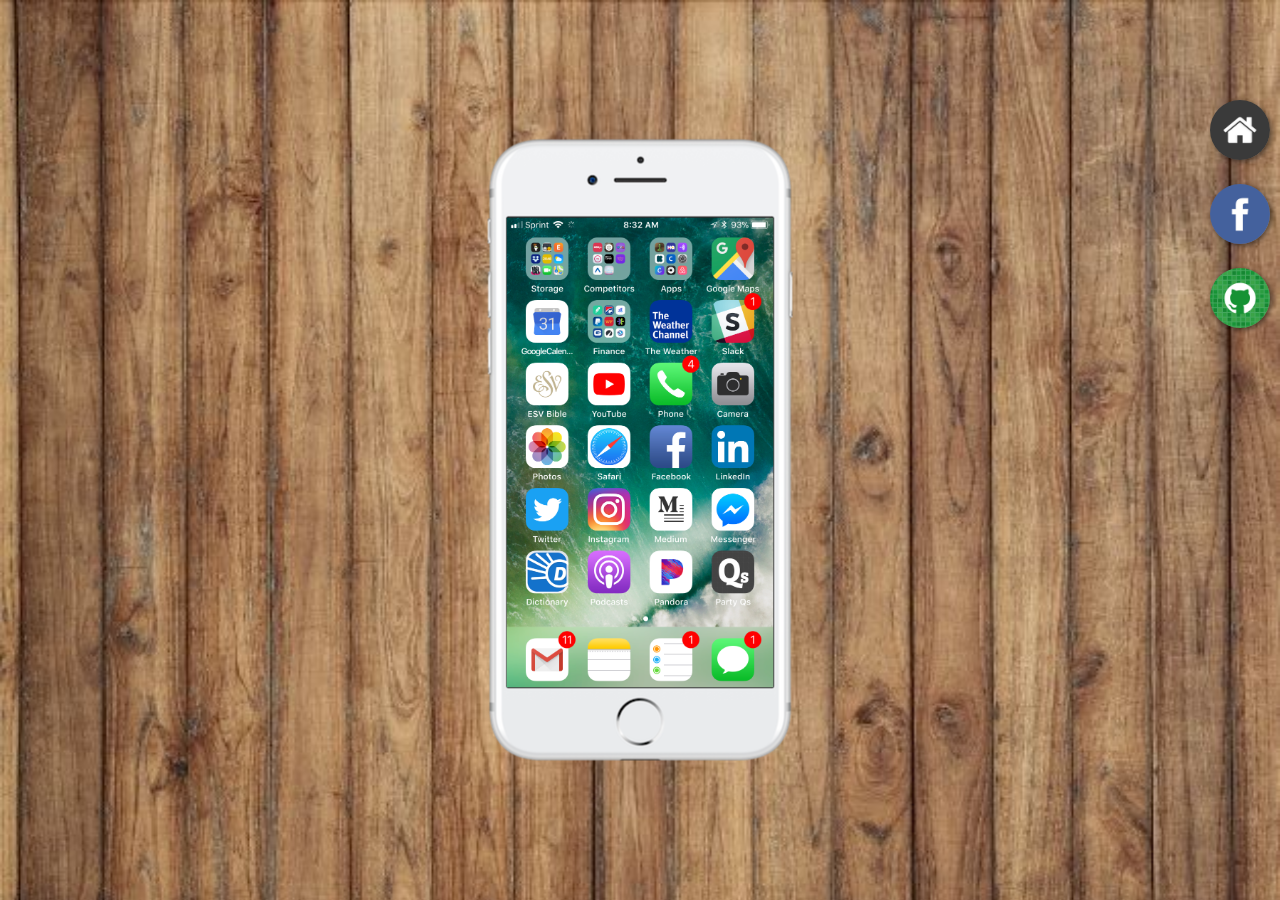
<file: index.html>
<!DOCTYPE html>
<html lang="pt-br">
<head>
    <meta charset="UTF-8">
    <meta name="viewport" content="width=device-width, initial-scale=1.0">
    <title>Projeto redes sociais</title>
    <link rel="shortcut icon" href="imagens/favicon.ico" type="image/x-icon">
    <link rel="stylesheet" href="estilos/style.css">
</head>
<body>
    <main>
        <section id="telefone">
            <iframe src="home.html" name="tela" id="tela" frameborder="0">Seu navegador não é compatível...</iframe>
        </section>
        <section id="redes">
            <a href="home.html" target="tela"><img src="imagens/logo-home.jpg" alt=""></a> <br>

            <a href="facebook.html" target="tela"><img src="imagens/logo-facebook.jpg" alt=""></a> <br>

           <a href="github.html" target="tela"><img src="imagens/logo-github.jpg" alt=""></a> <br>
        </section>
    </main>
</body>
</html>
</file>
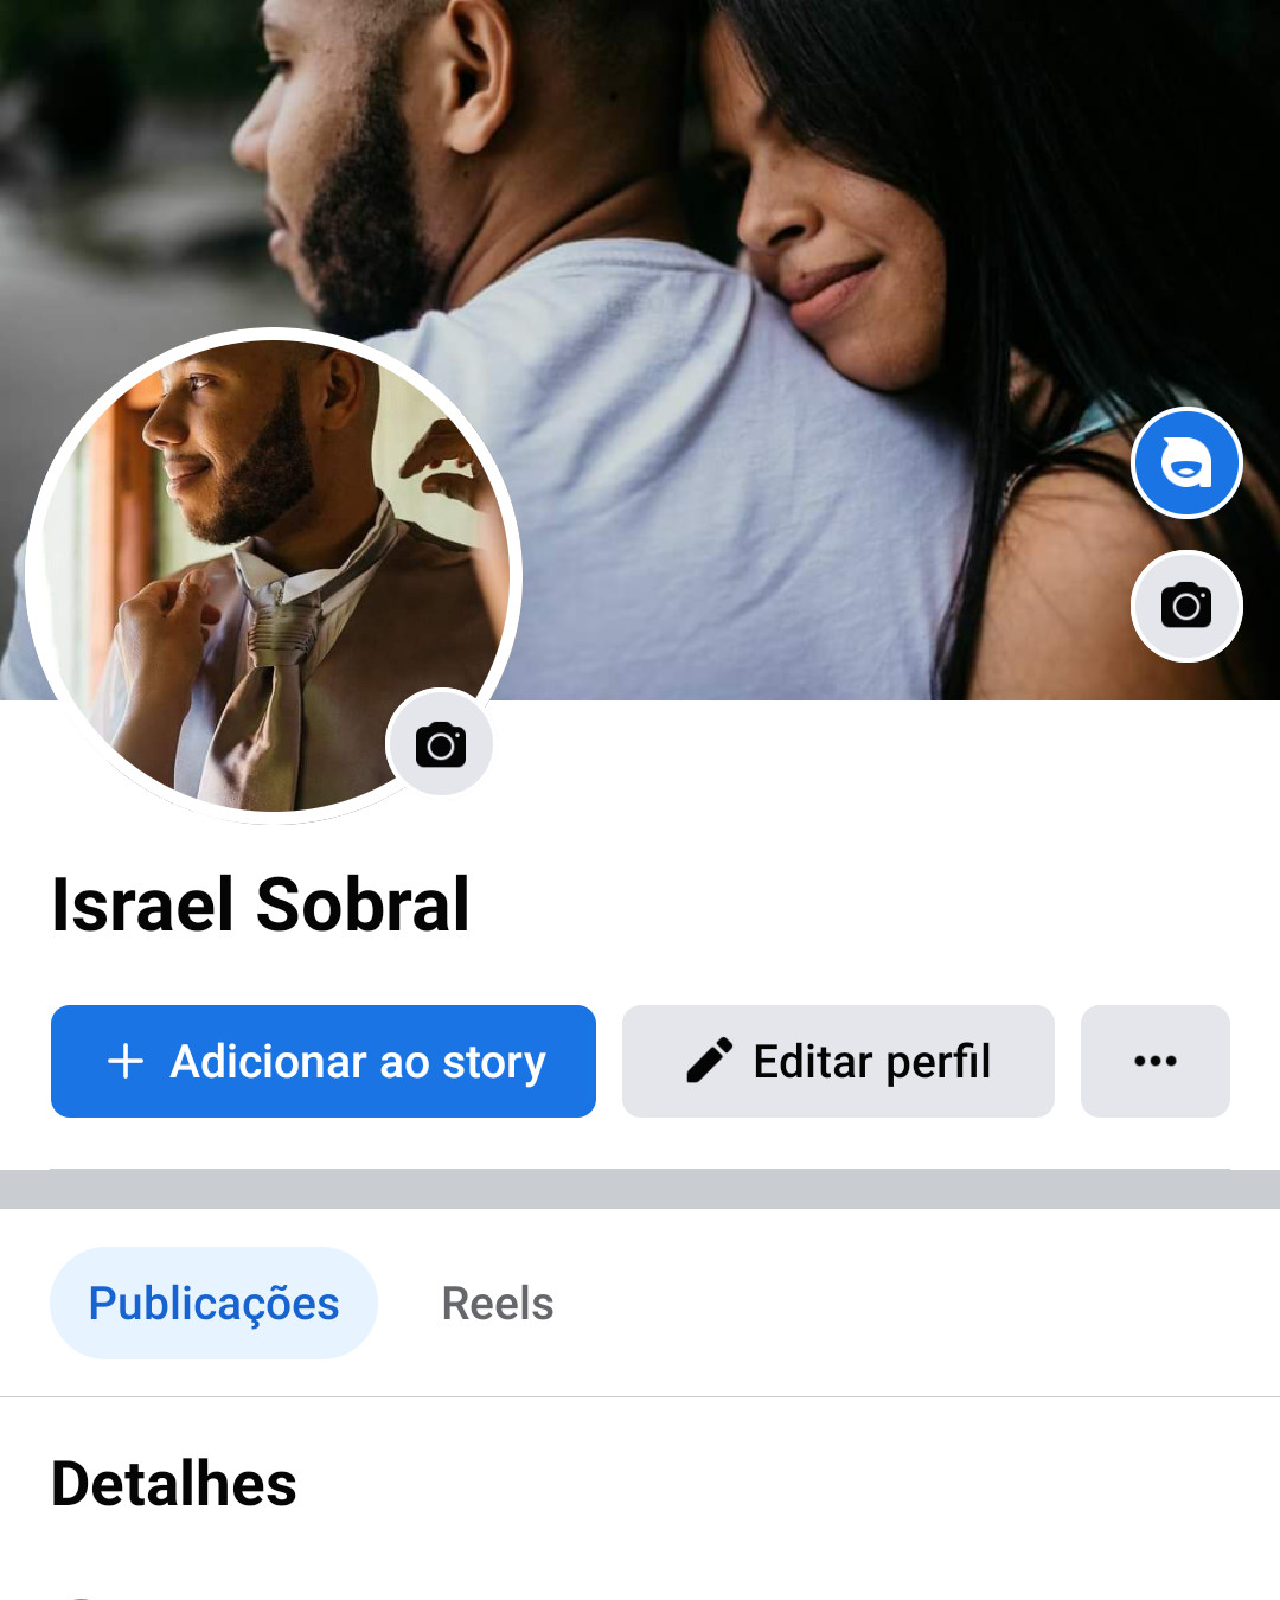
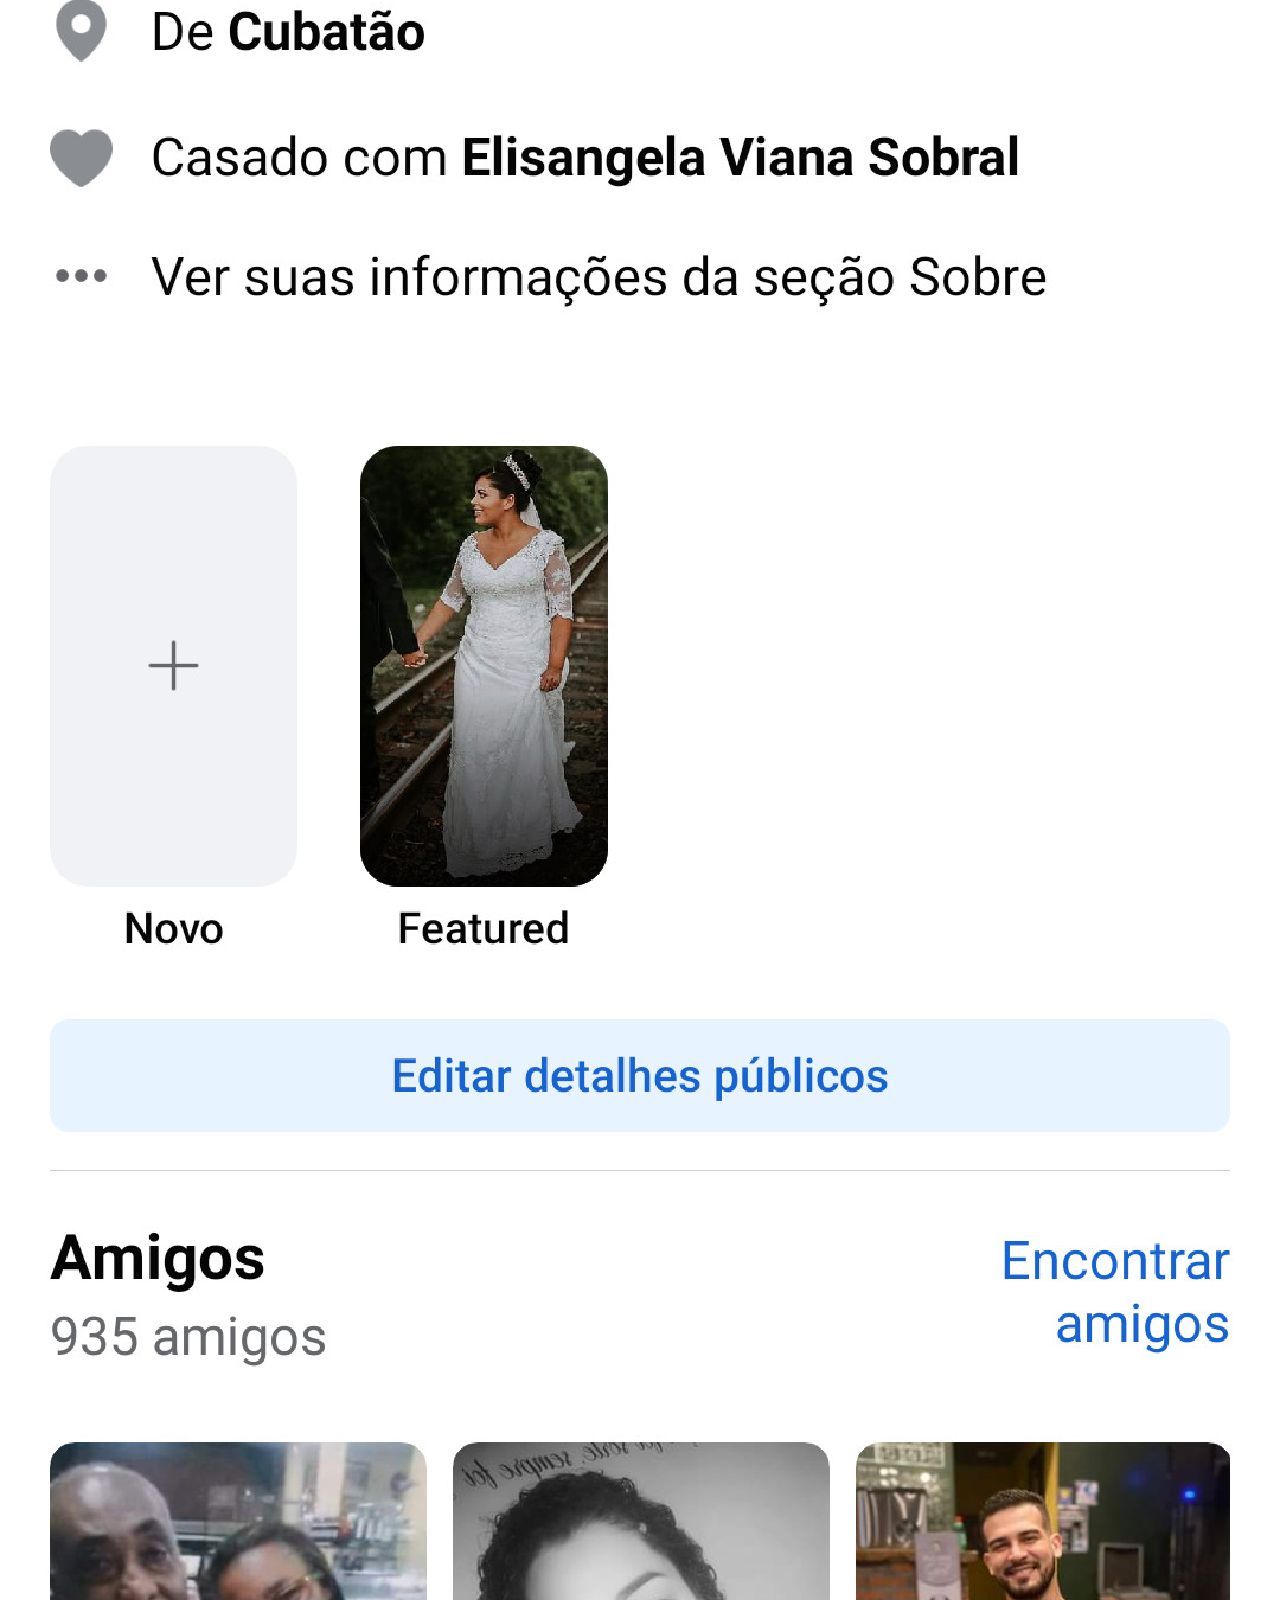
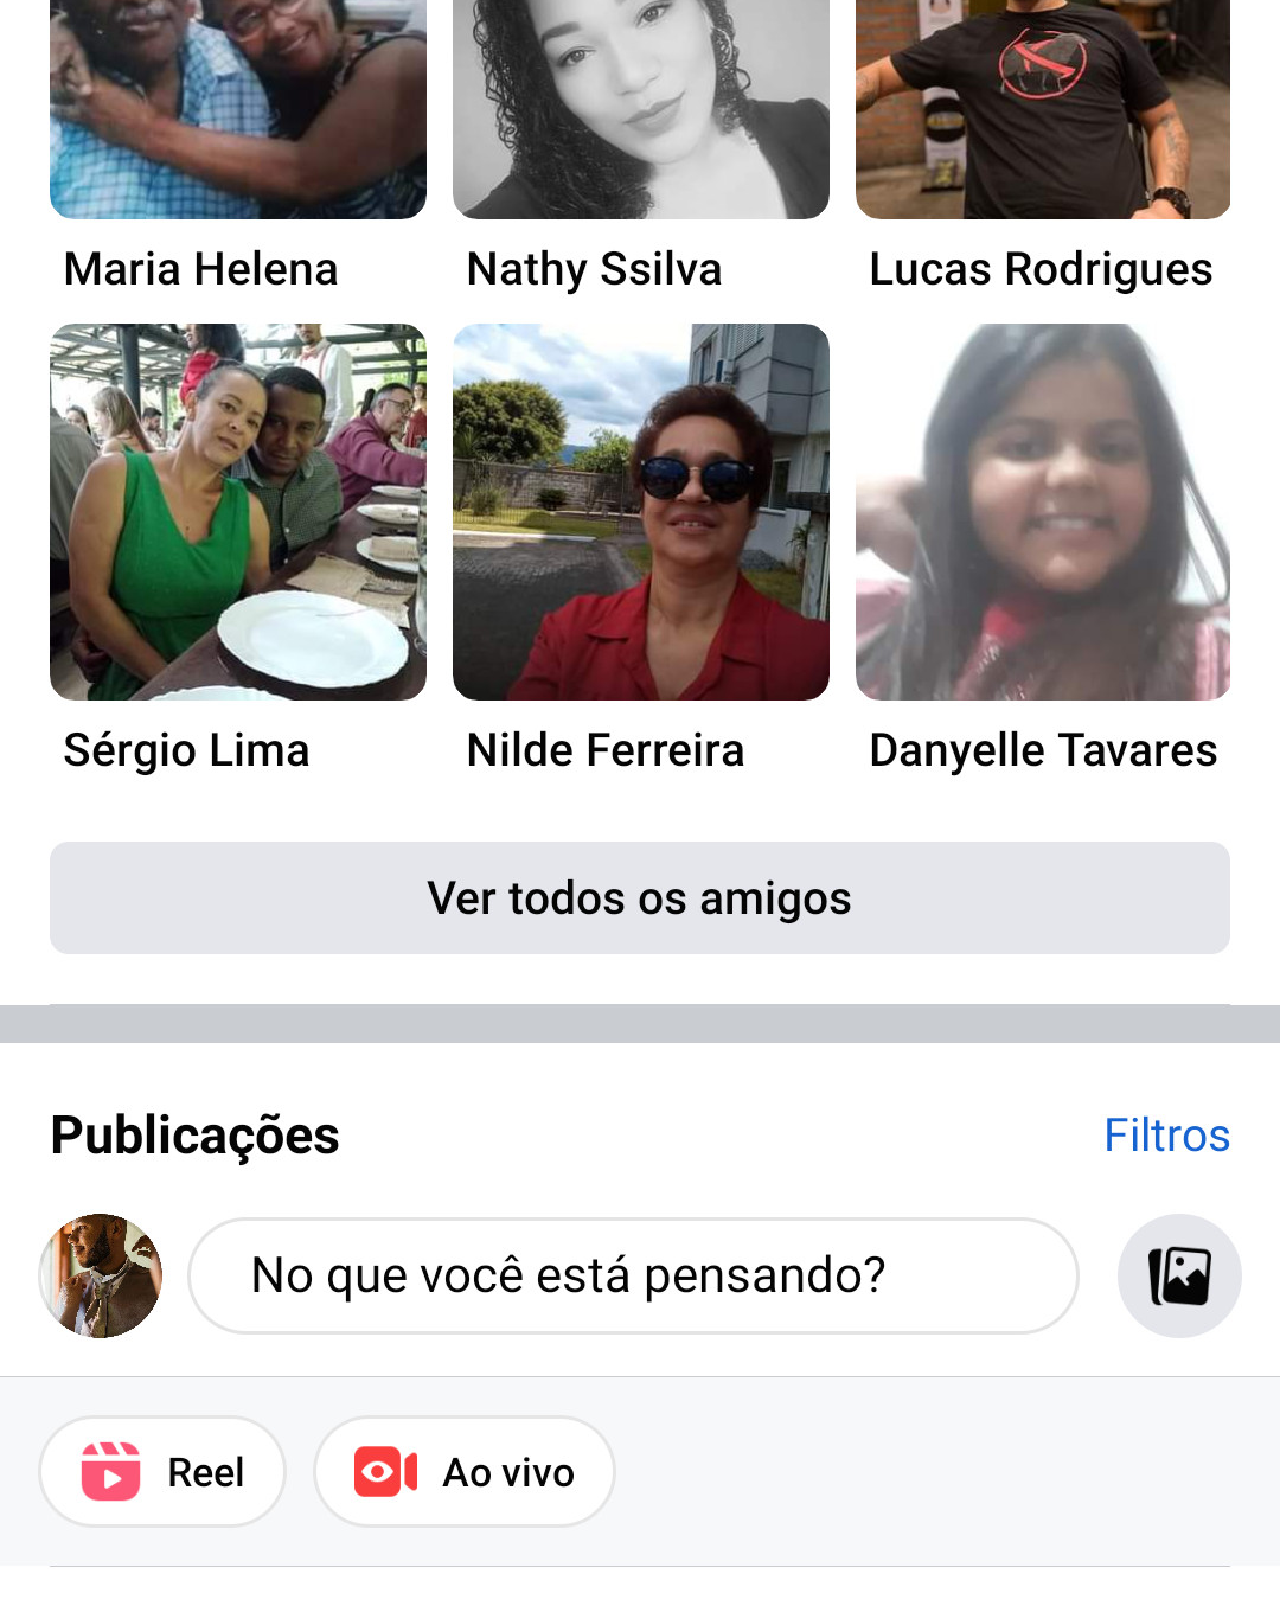
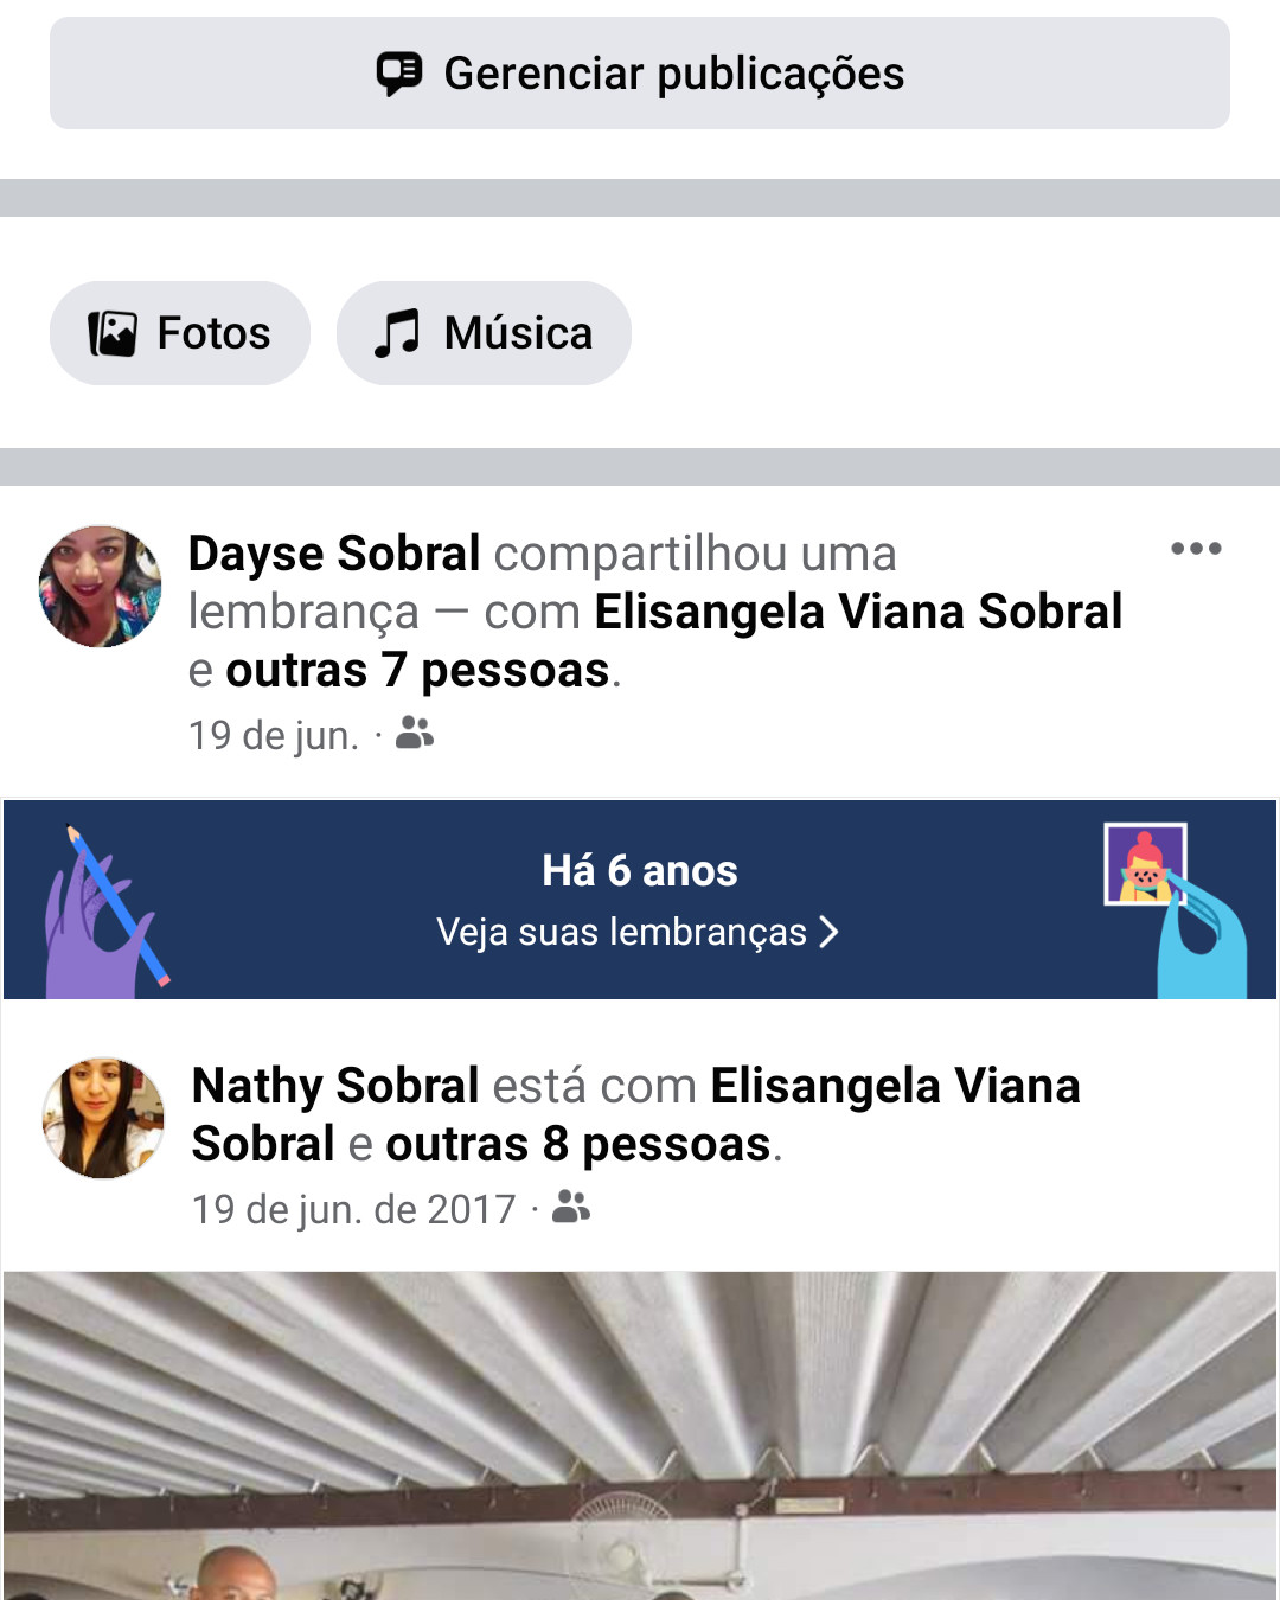
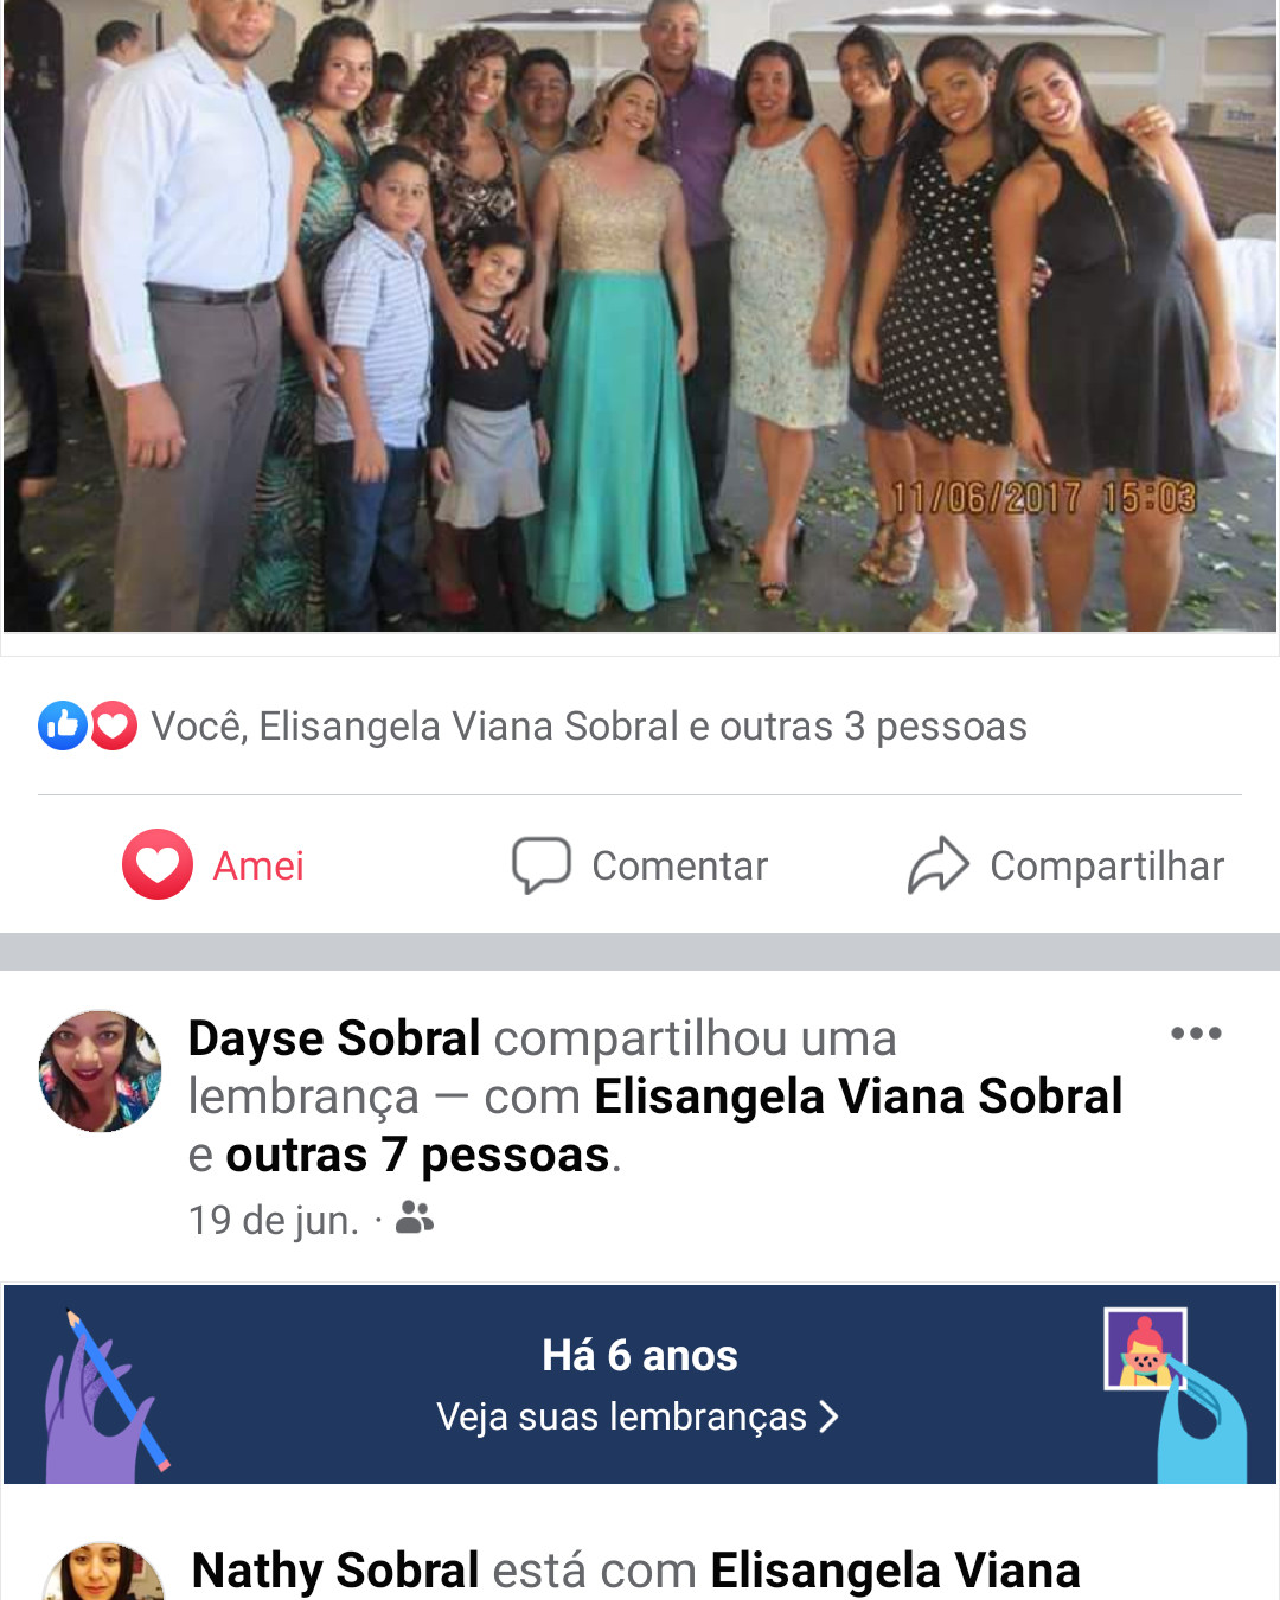
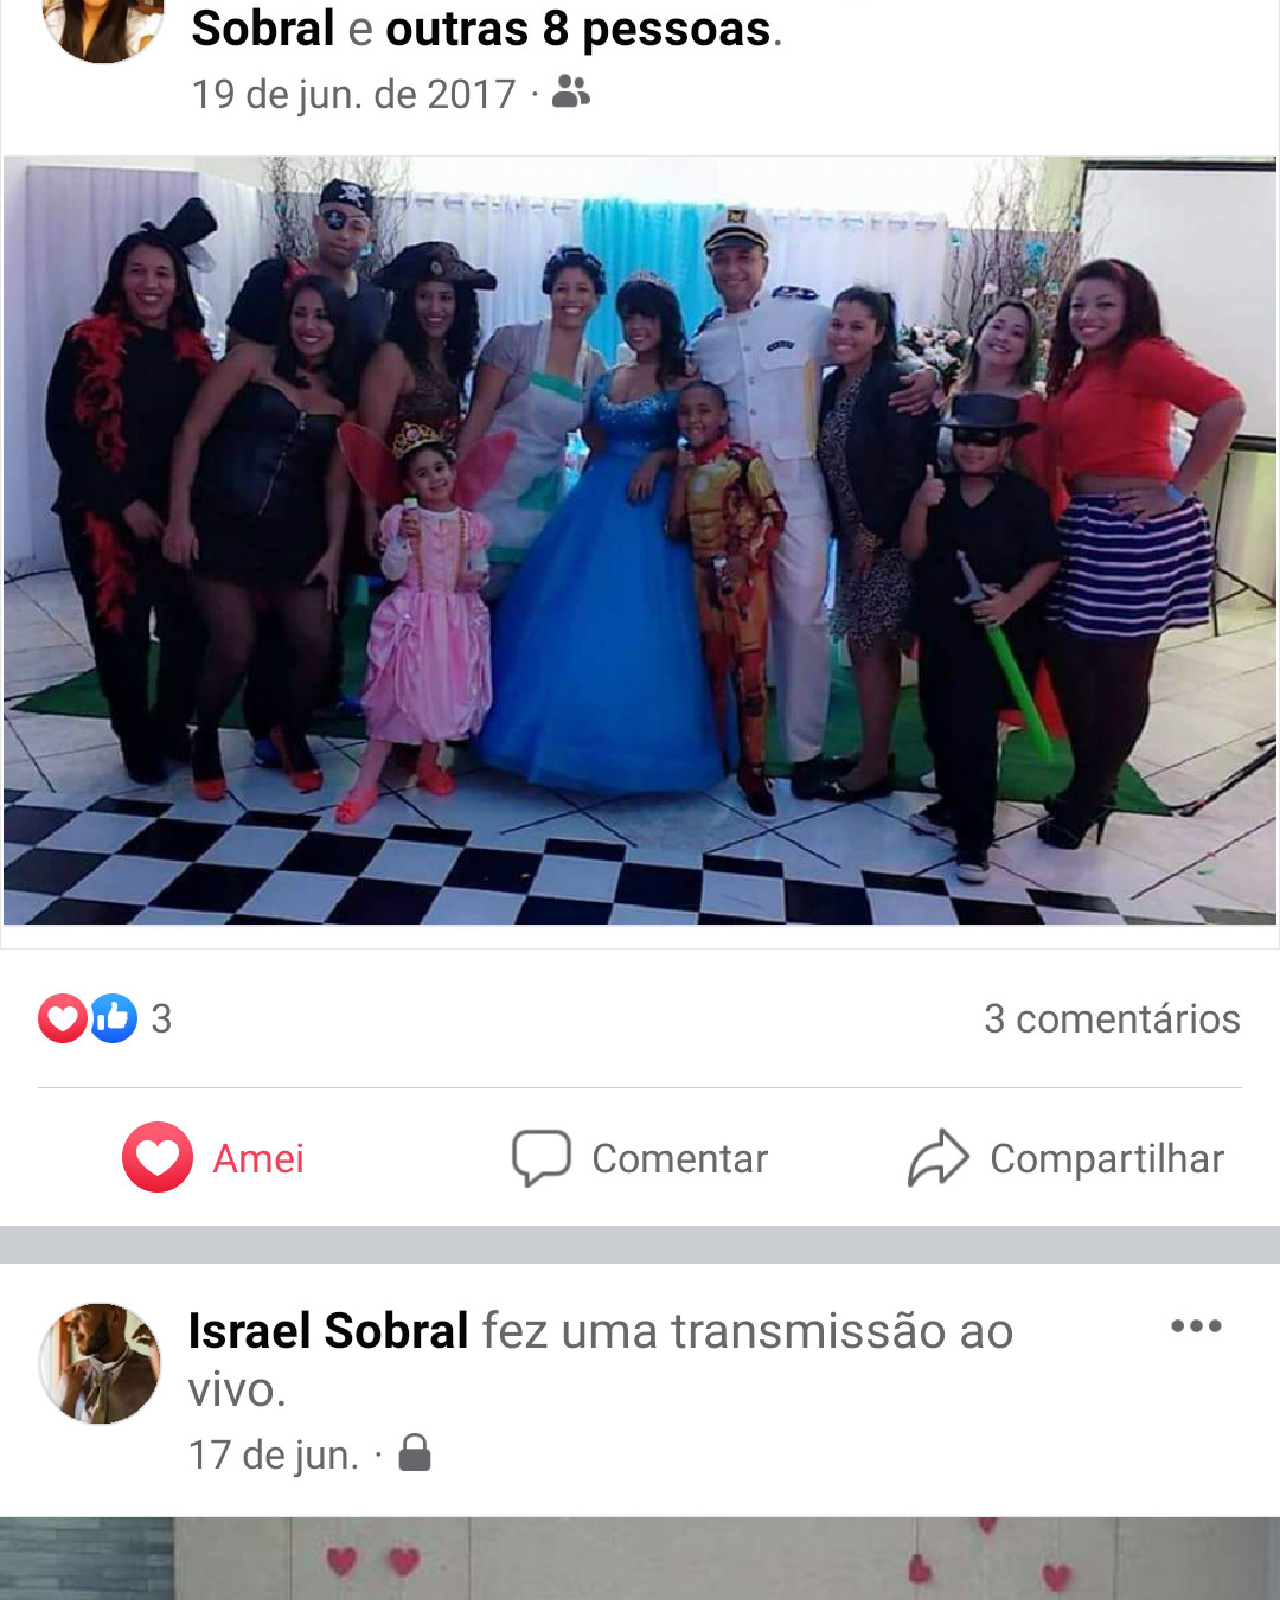
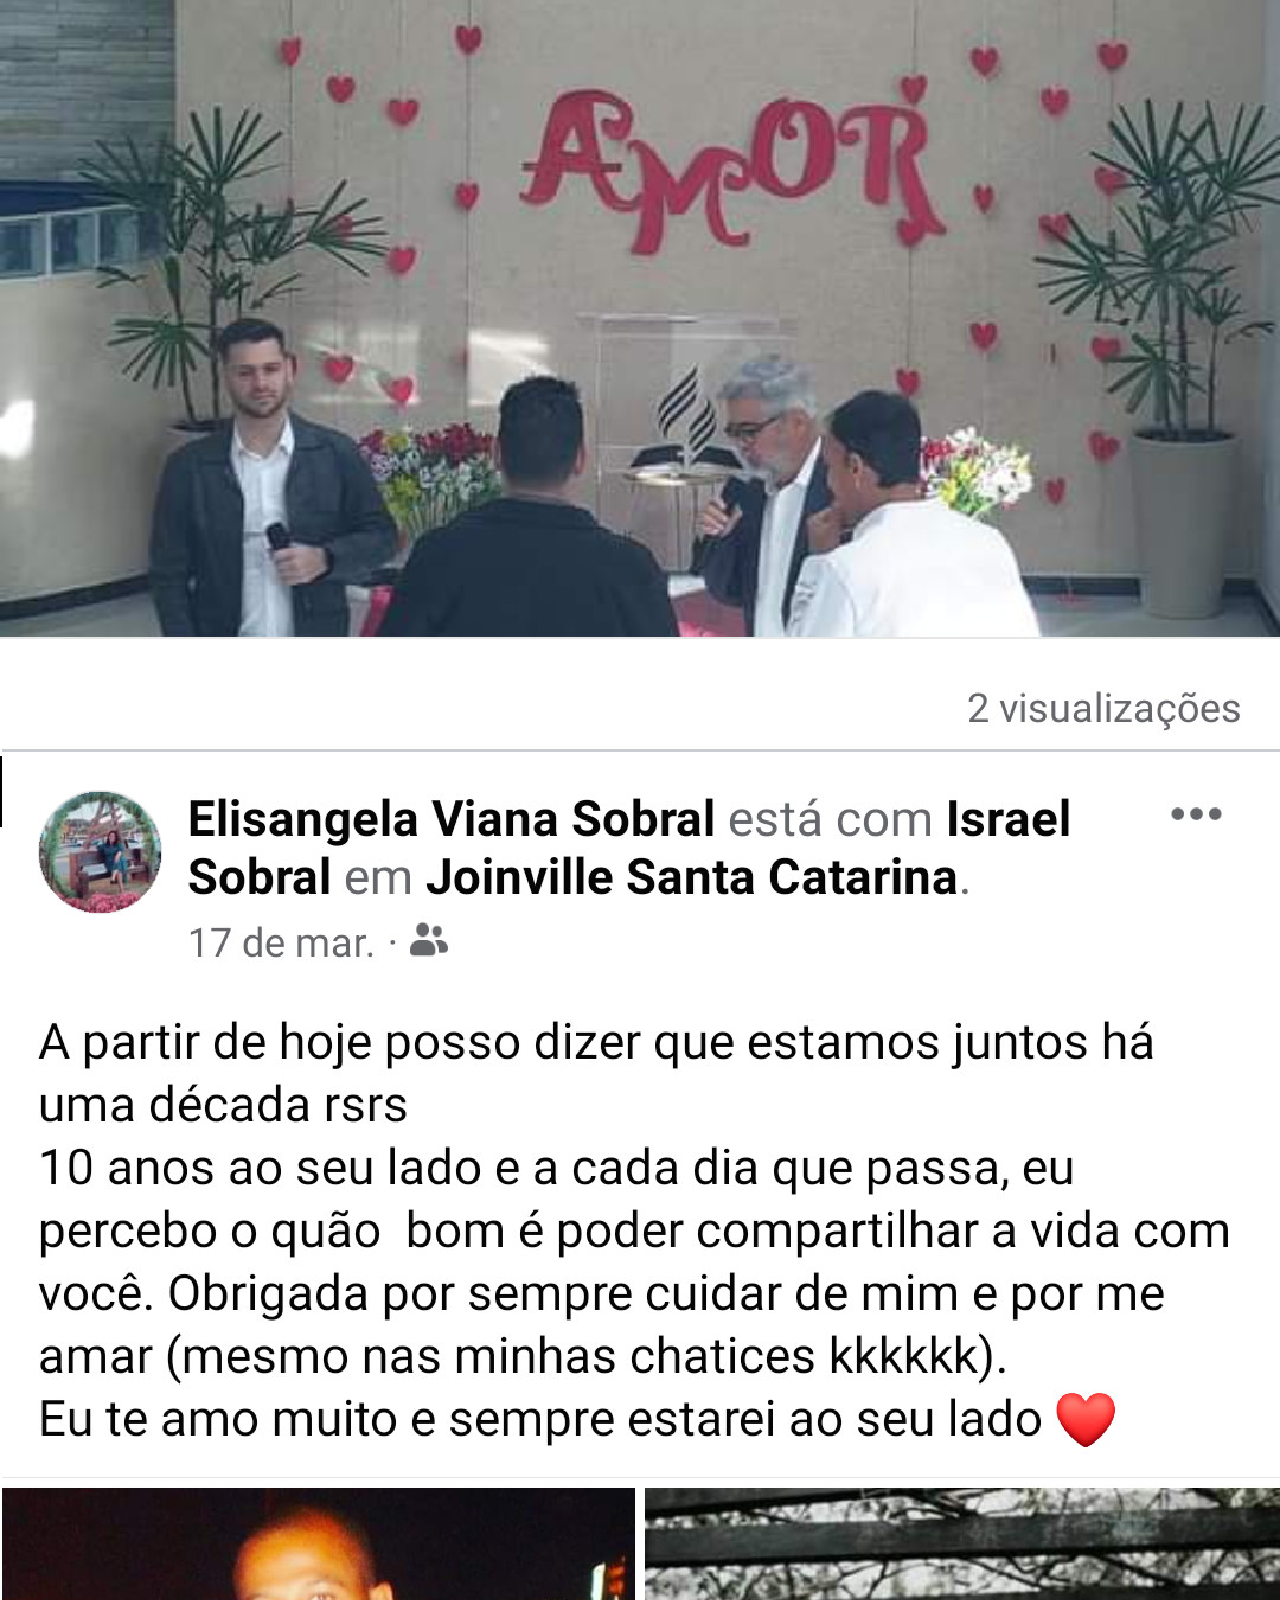
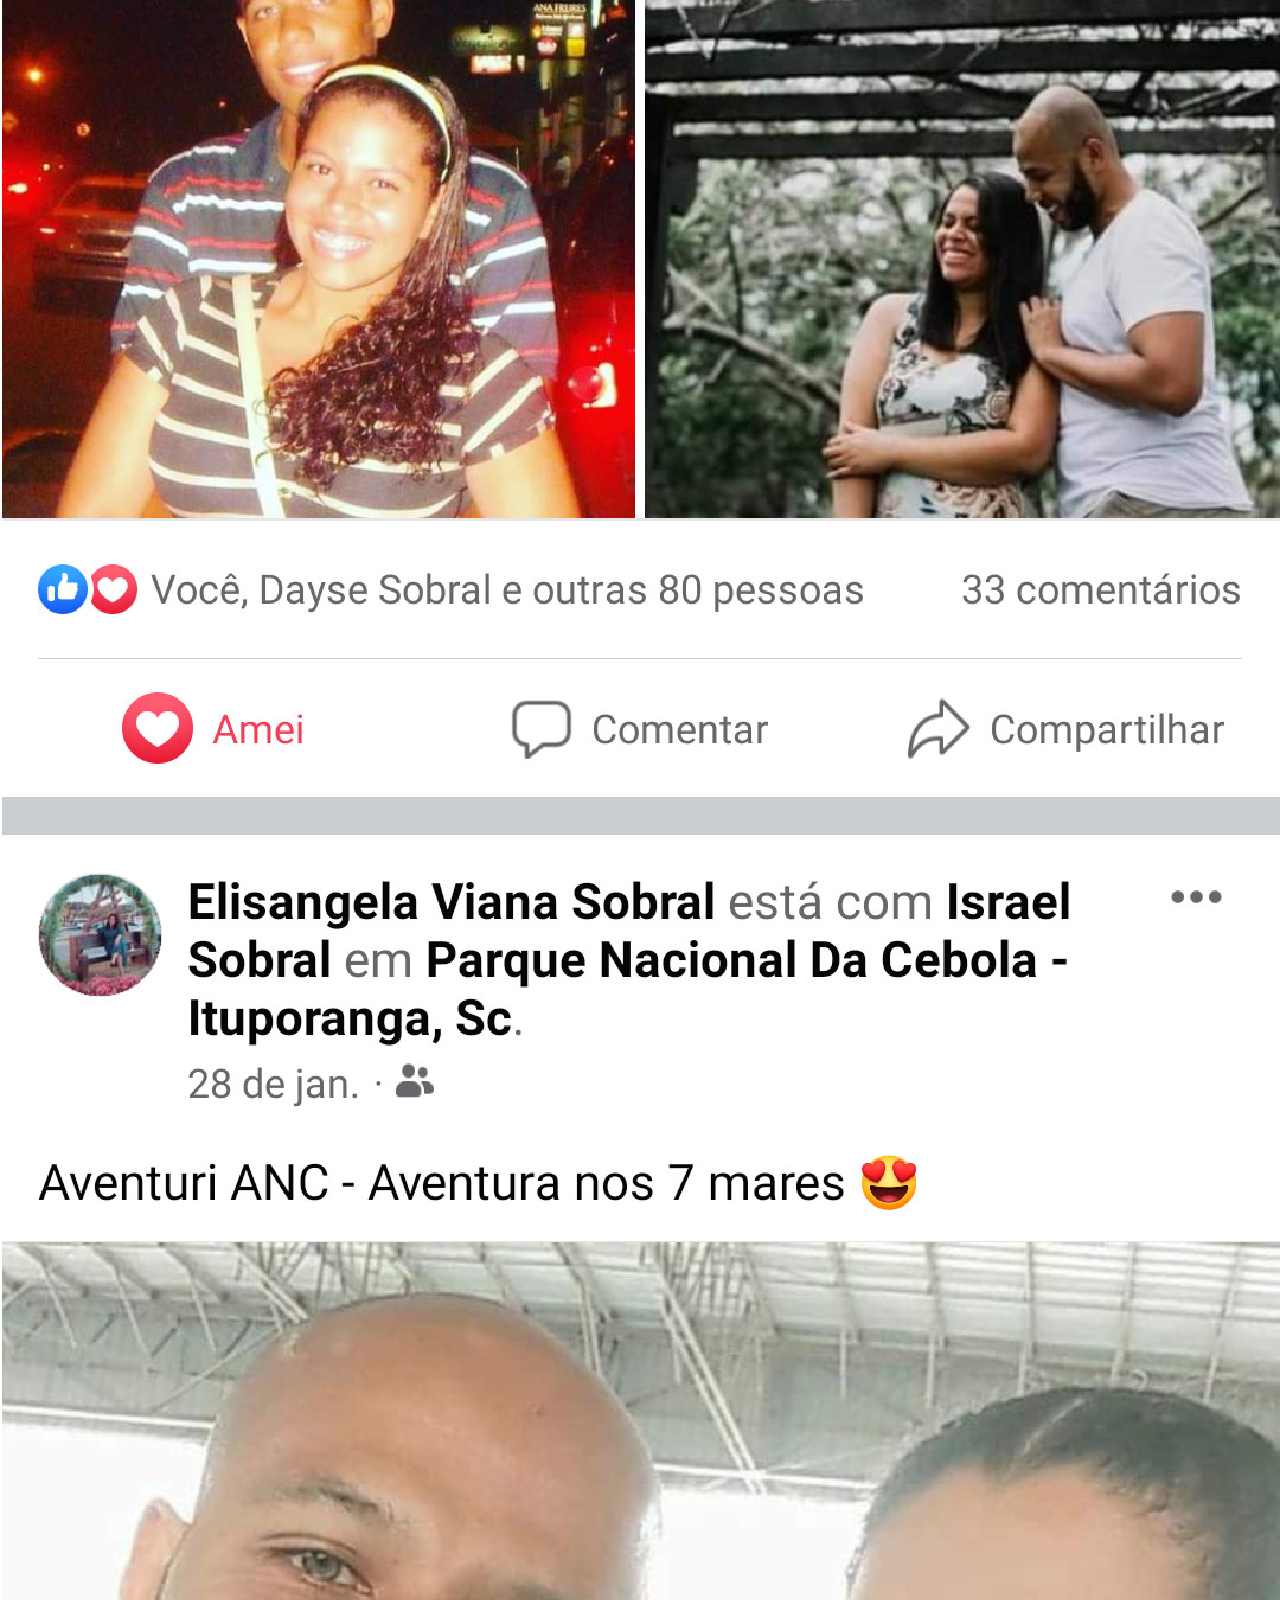
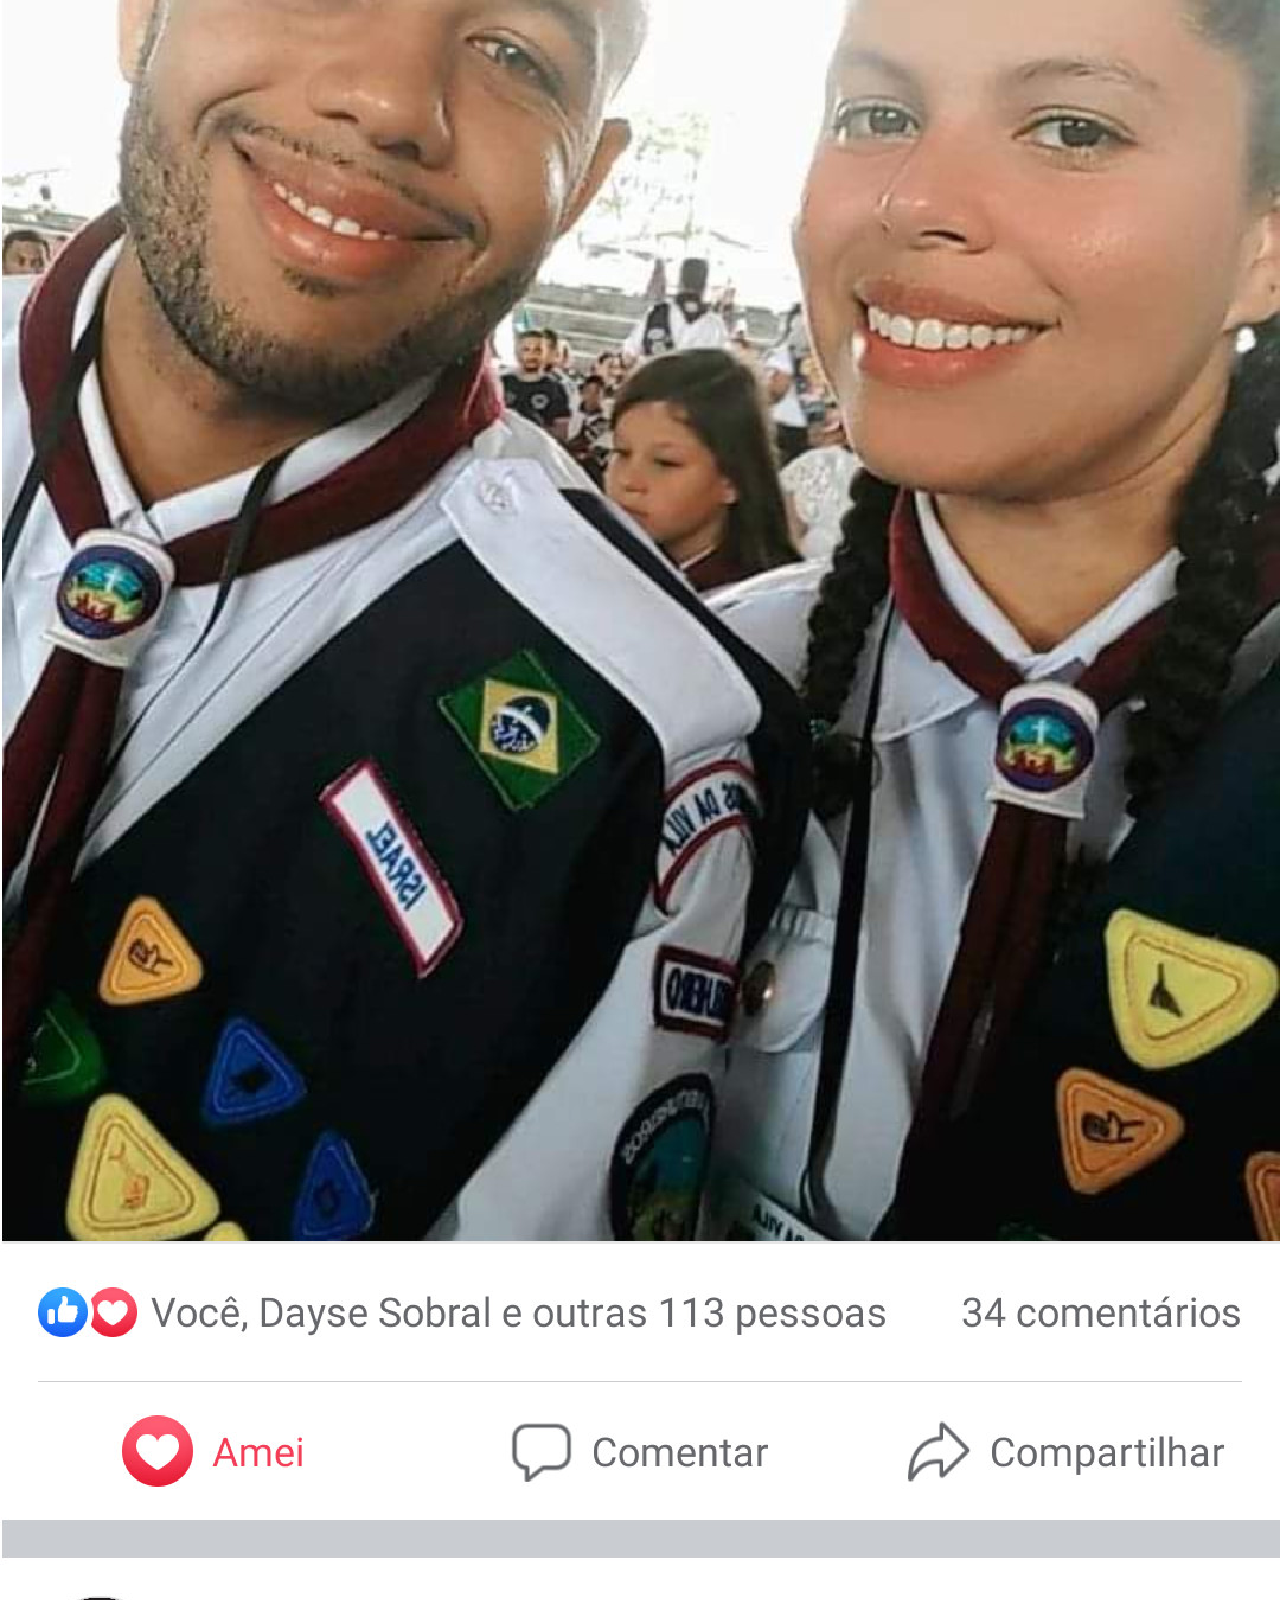
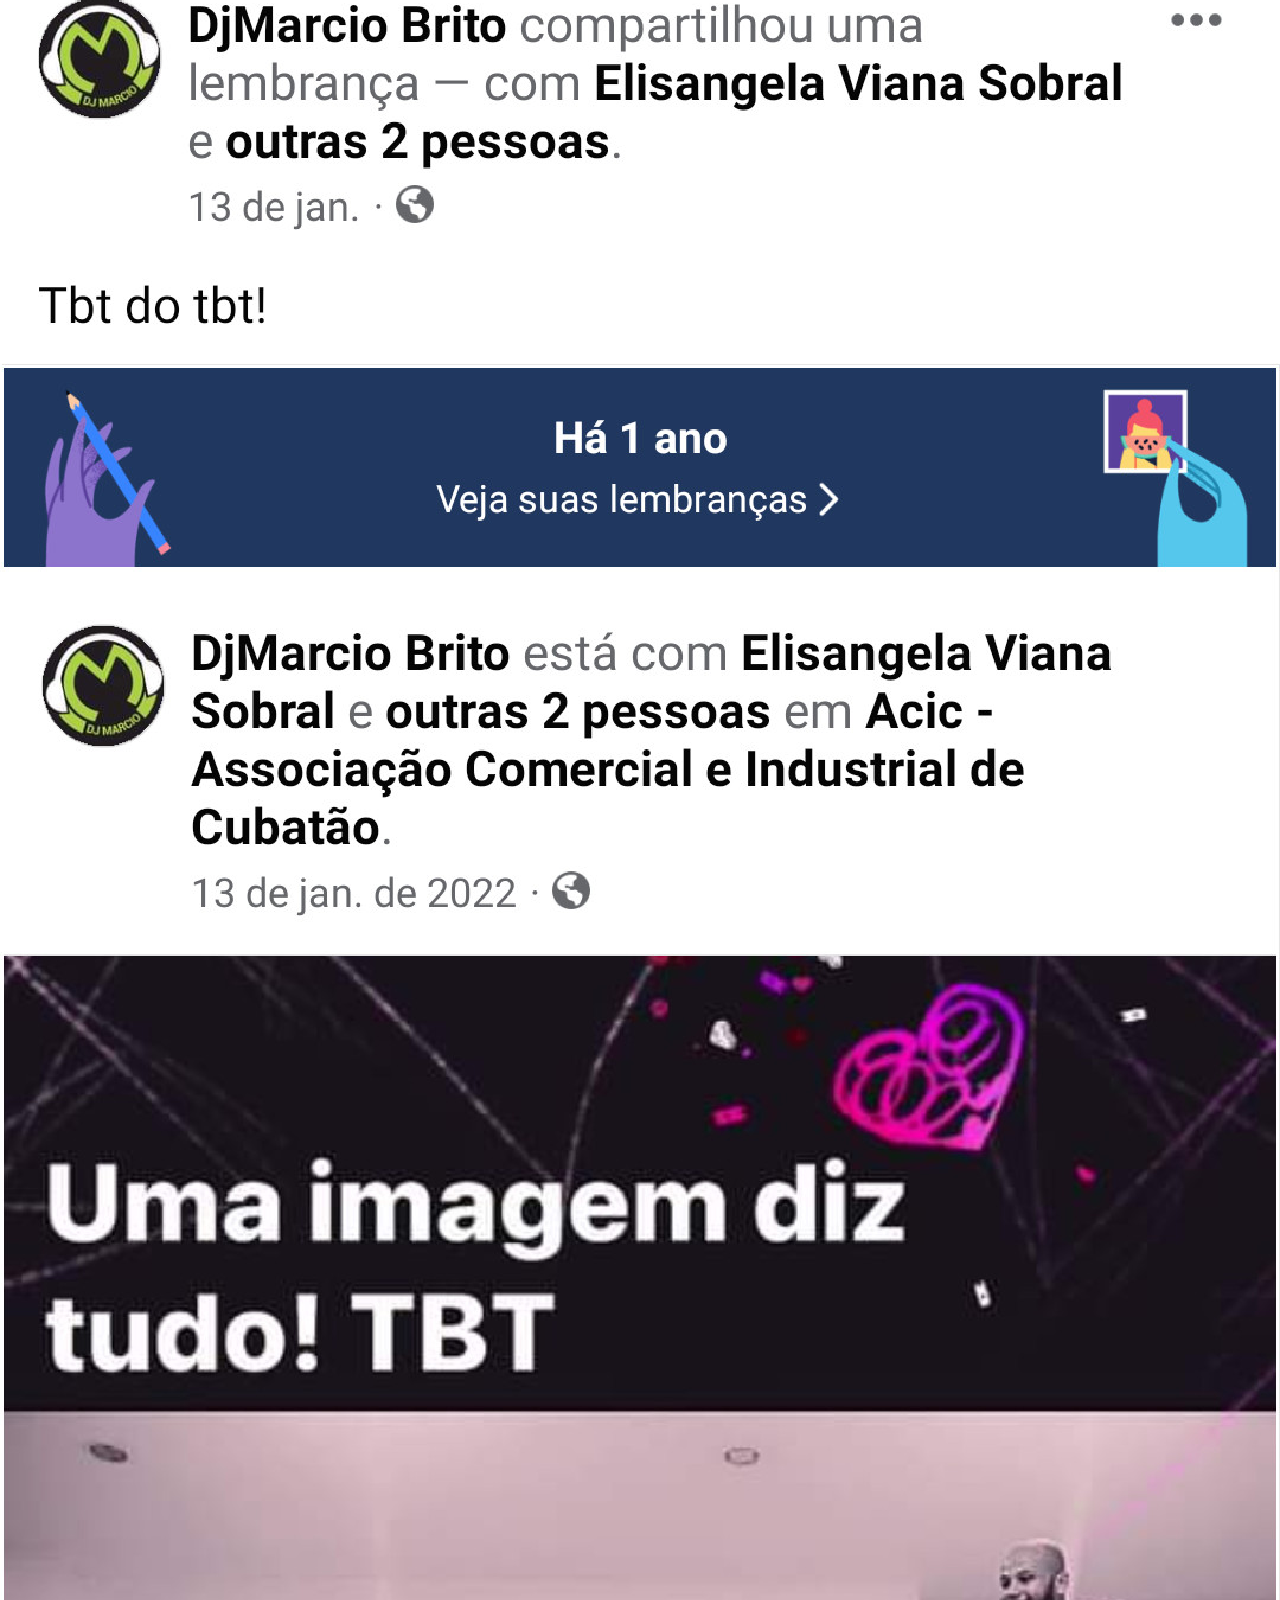
<file: facebook.html>
<!DOCTYPE html>
<html lang="pt-br">
<head>
    <meta charset="UTF-8">
    <meta name="viewport" content="width=device-width, initial-scale=1.0">
    <title>Facebook</title>
    <link rel="stylesheet" href="estilos/social.css">
</head>
<body>
    <img src="imagens/tela-facebook.jpg" alt="Facebook">
    <a href="https://www.facebook.com/israel.sobral.9" target="_blank">ACESSE</a>
</body>
</html>
</file>
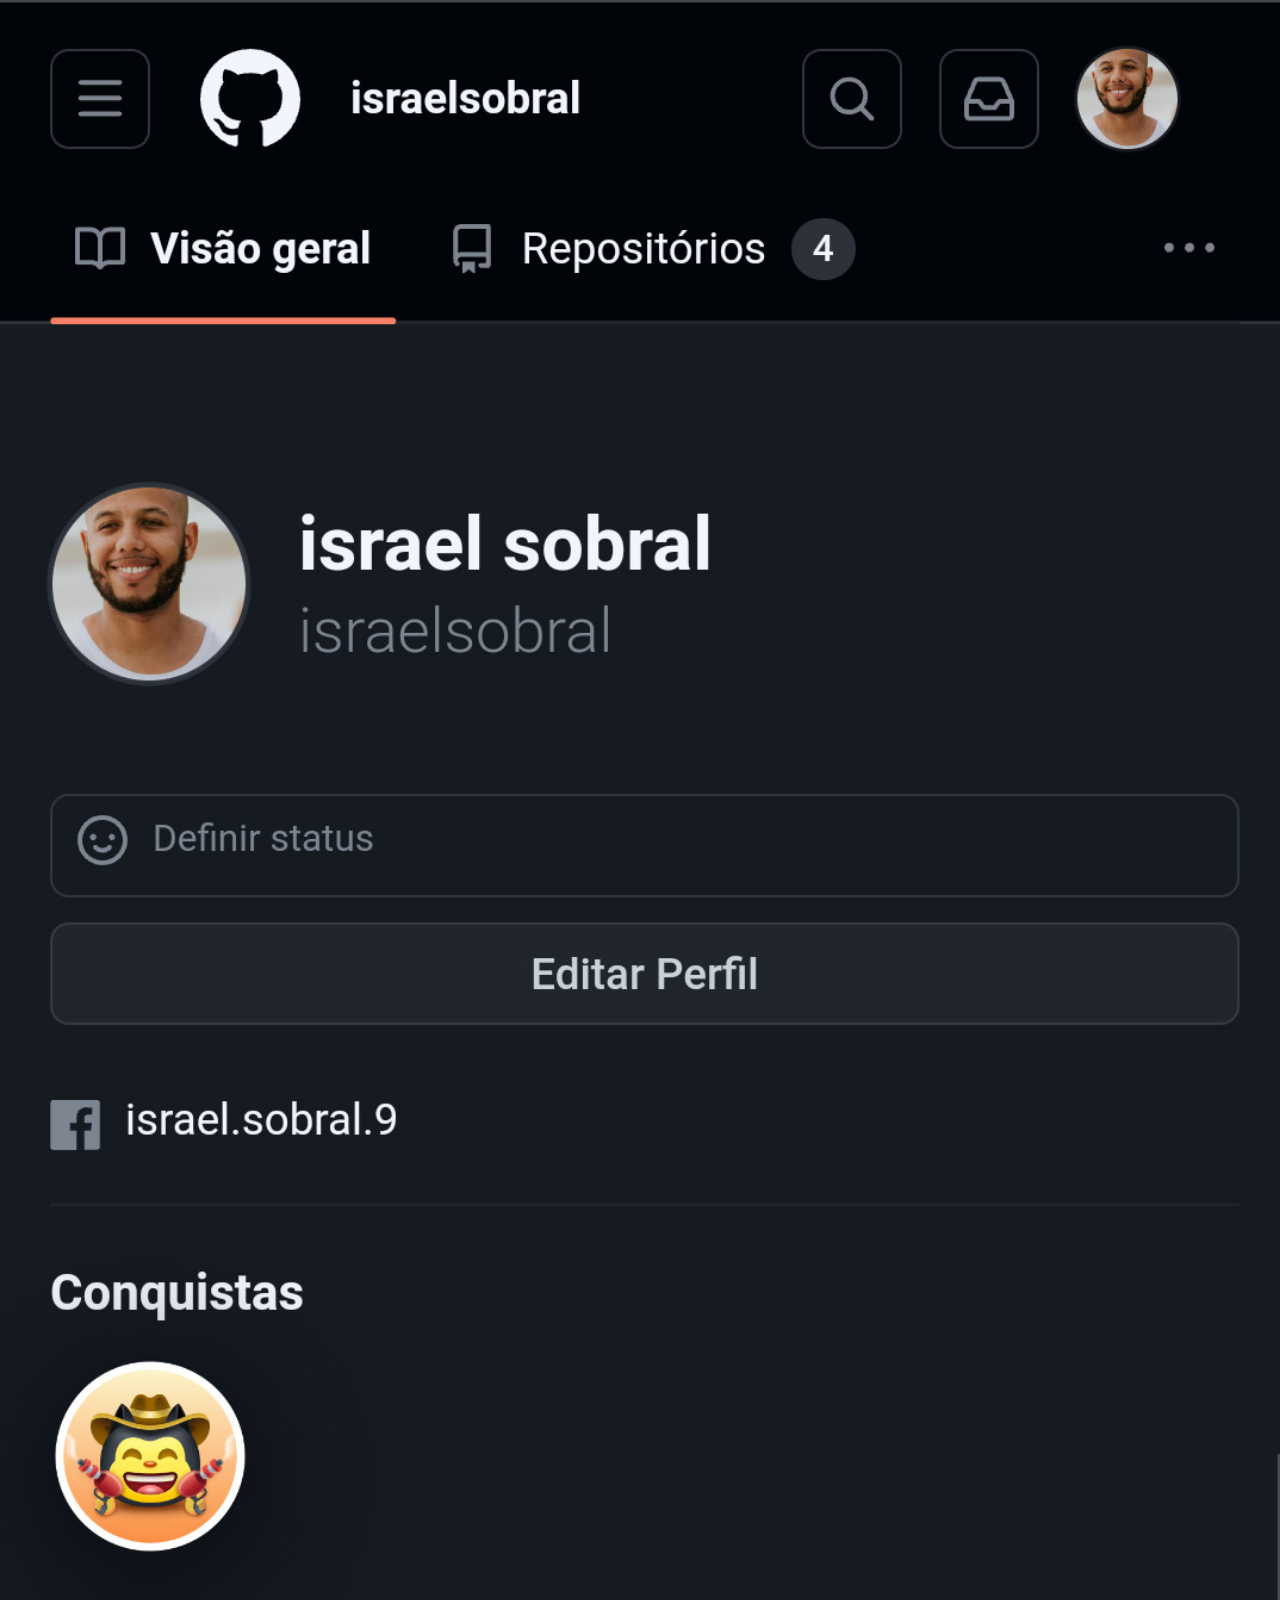
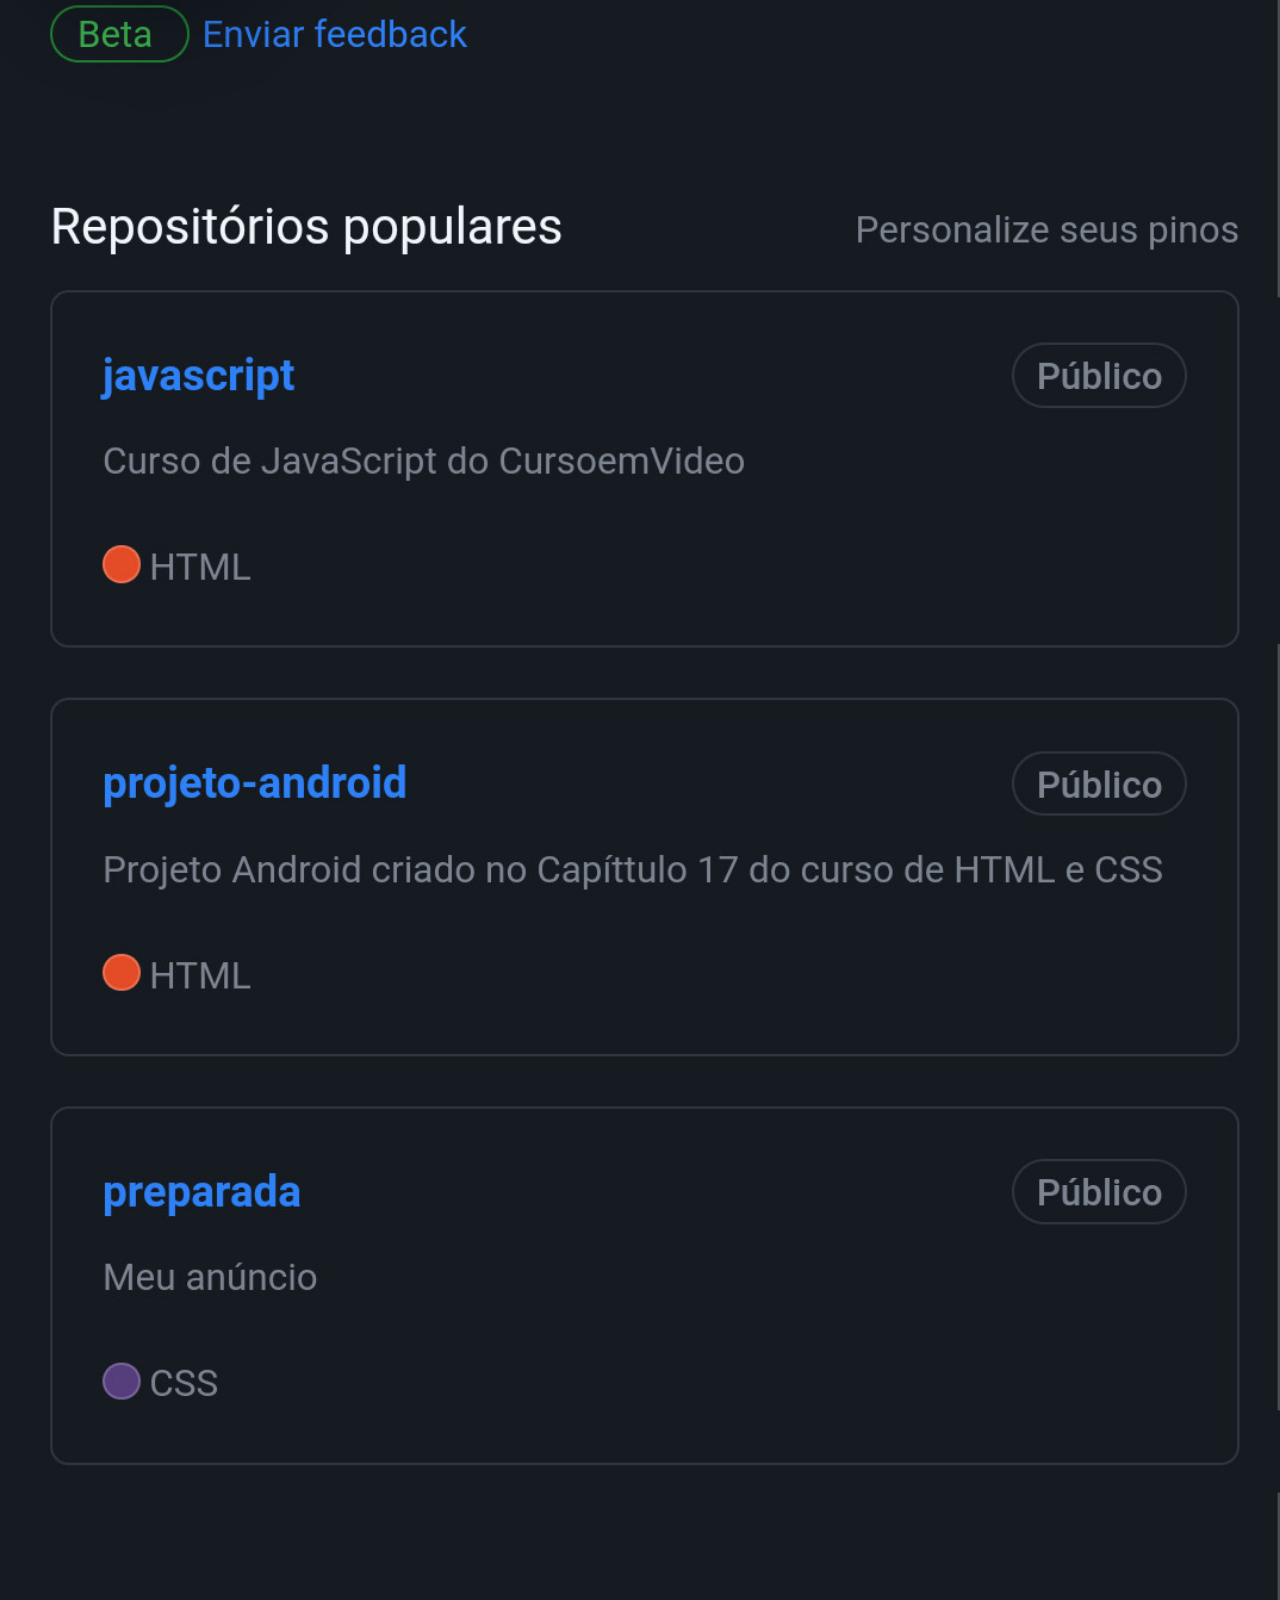
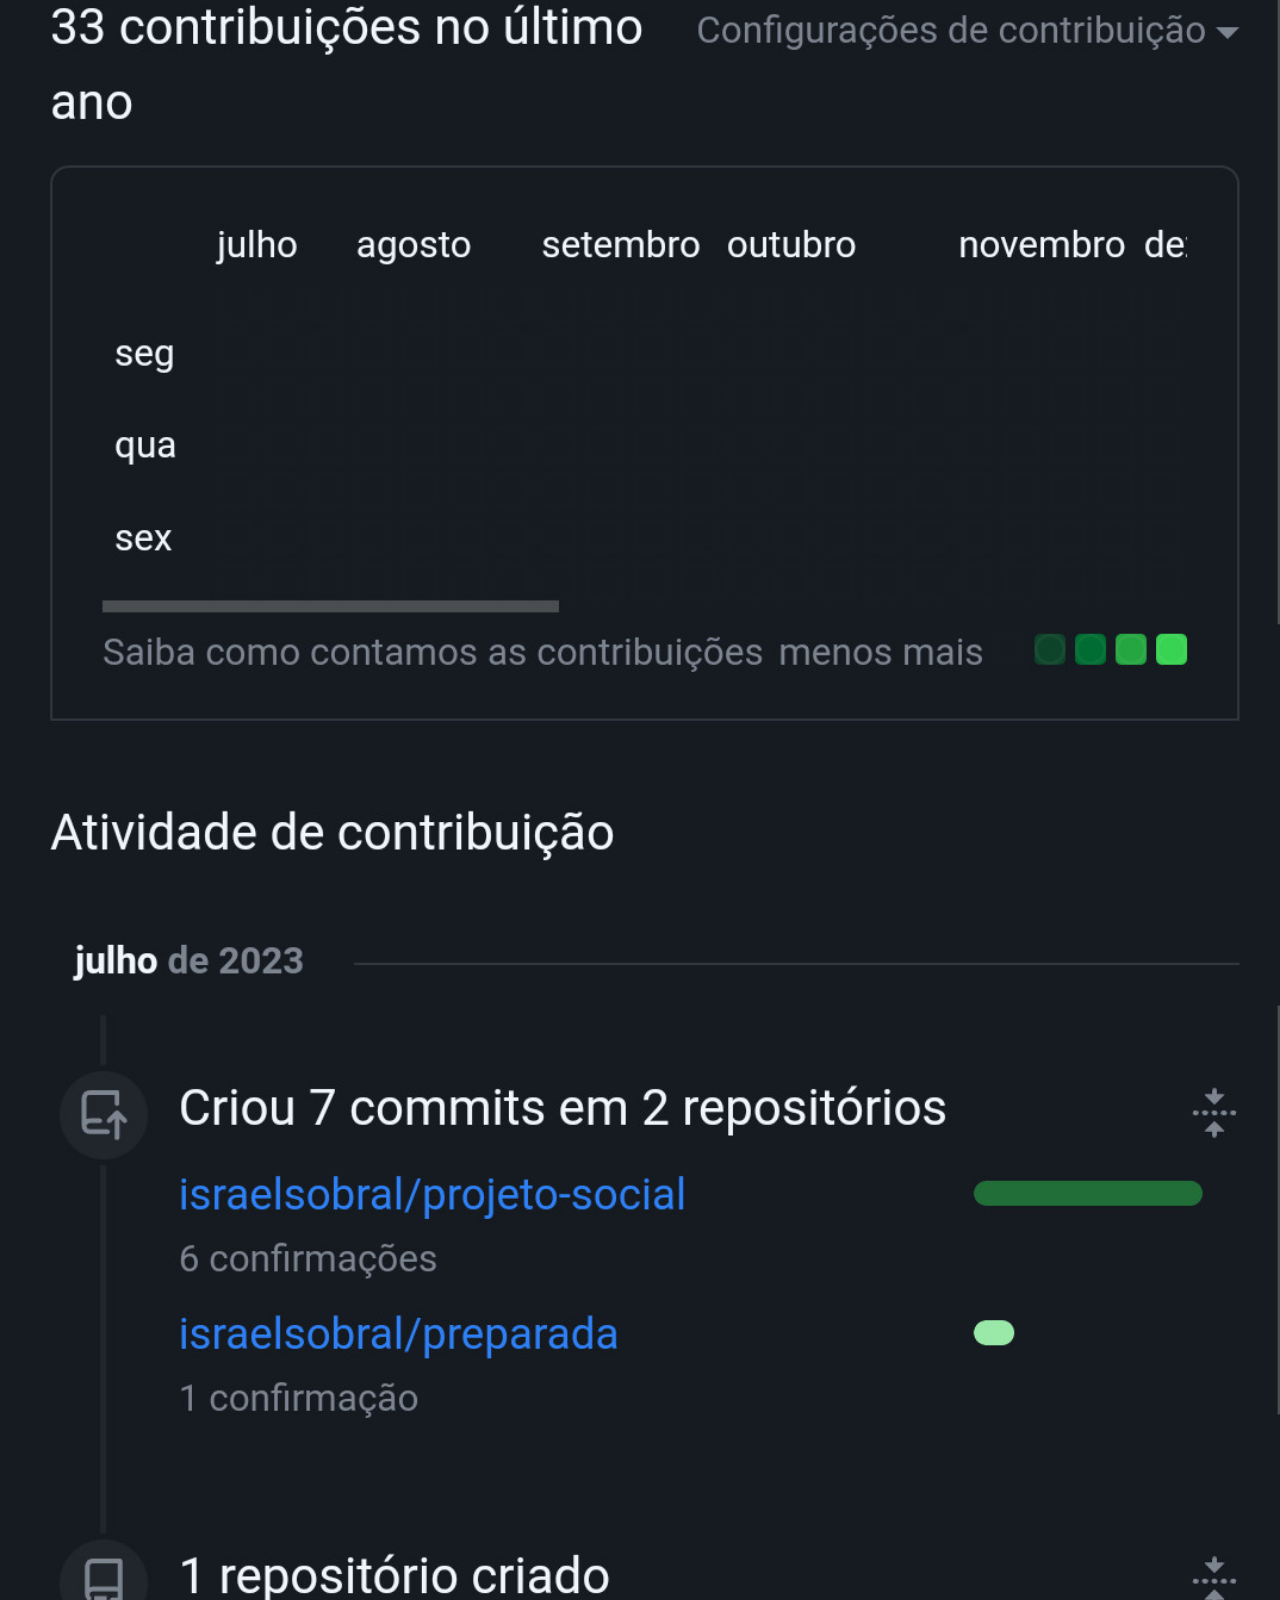
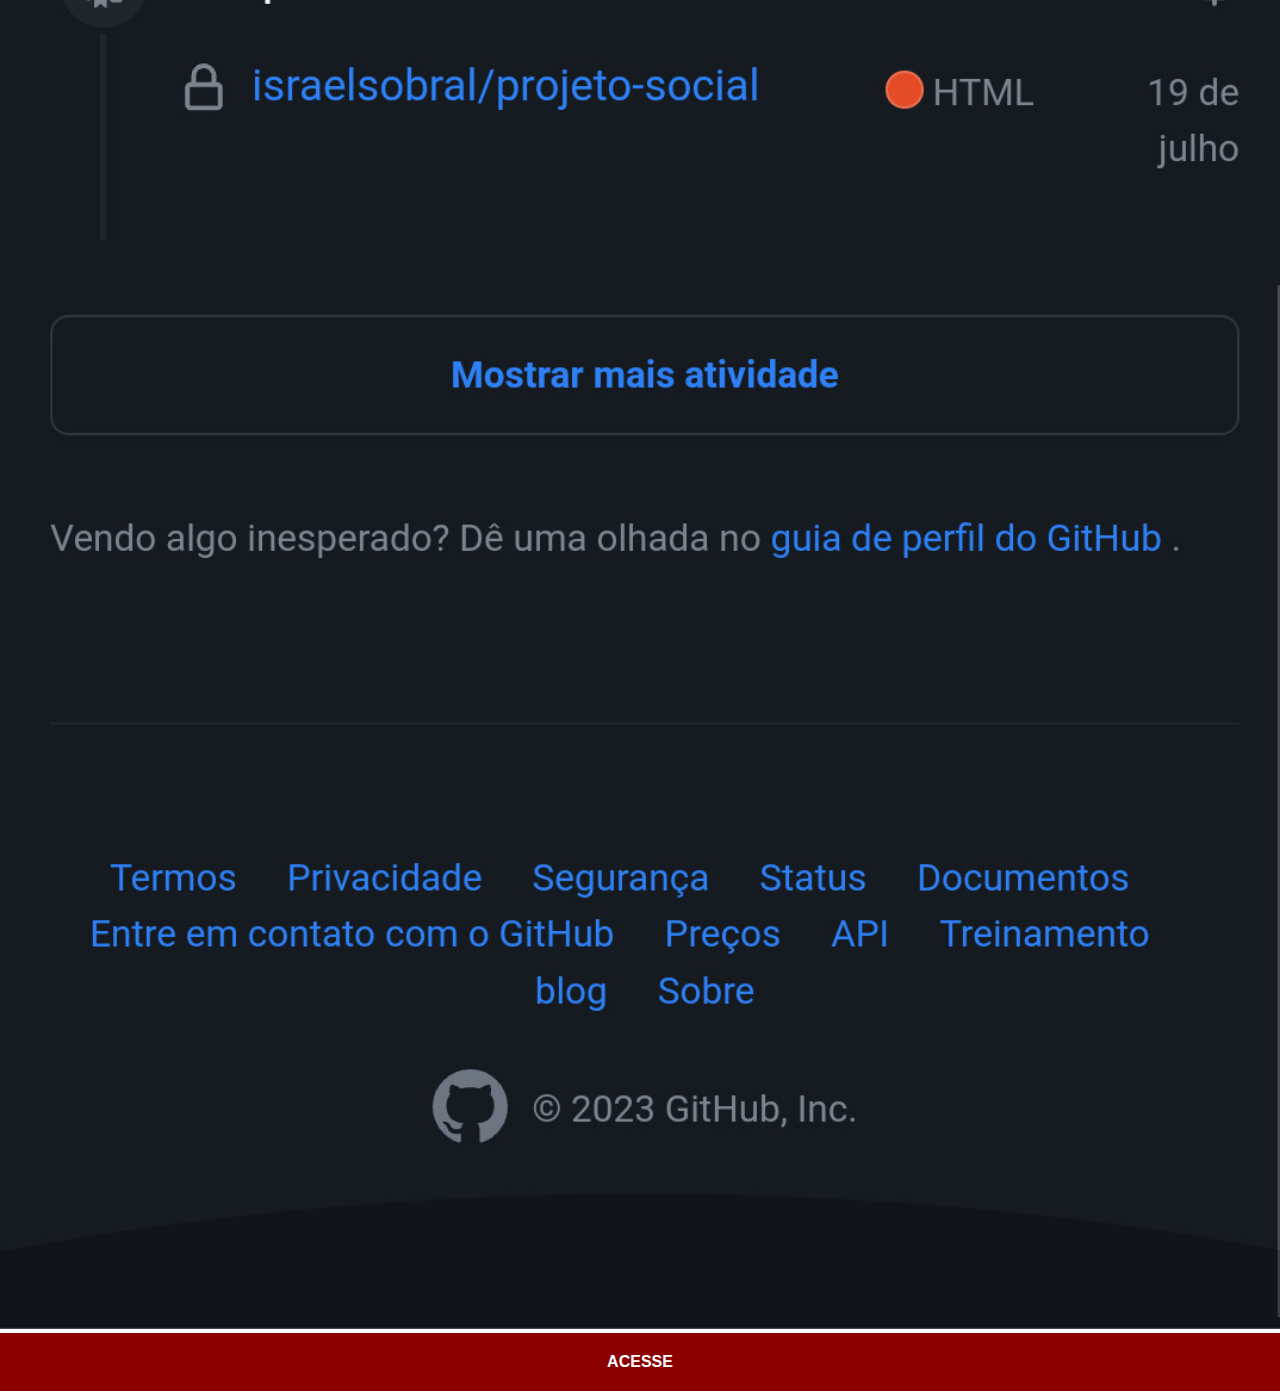
<file: github.html>
<!DOCTYPE html>
<html lang="pt-br">
<head>
    <meta charset="UTF-8">
    <meta name="viewport" content="width=device-width, initial-scale=1.0">
    <title>Github</title>
    <link rel="stylesheet" href="estilos/social.css">
</head>
<body>
    <img src="imagens/tela-github.jpg" alt="">
    <a href="https://www.github.com/israelsobral" target="_blank">ACESSE</a>
</body>
</html>
</file>
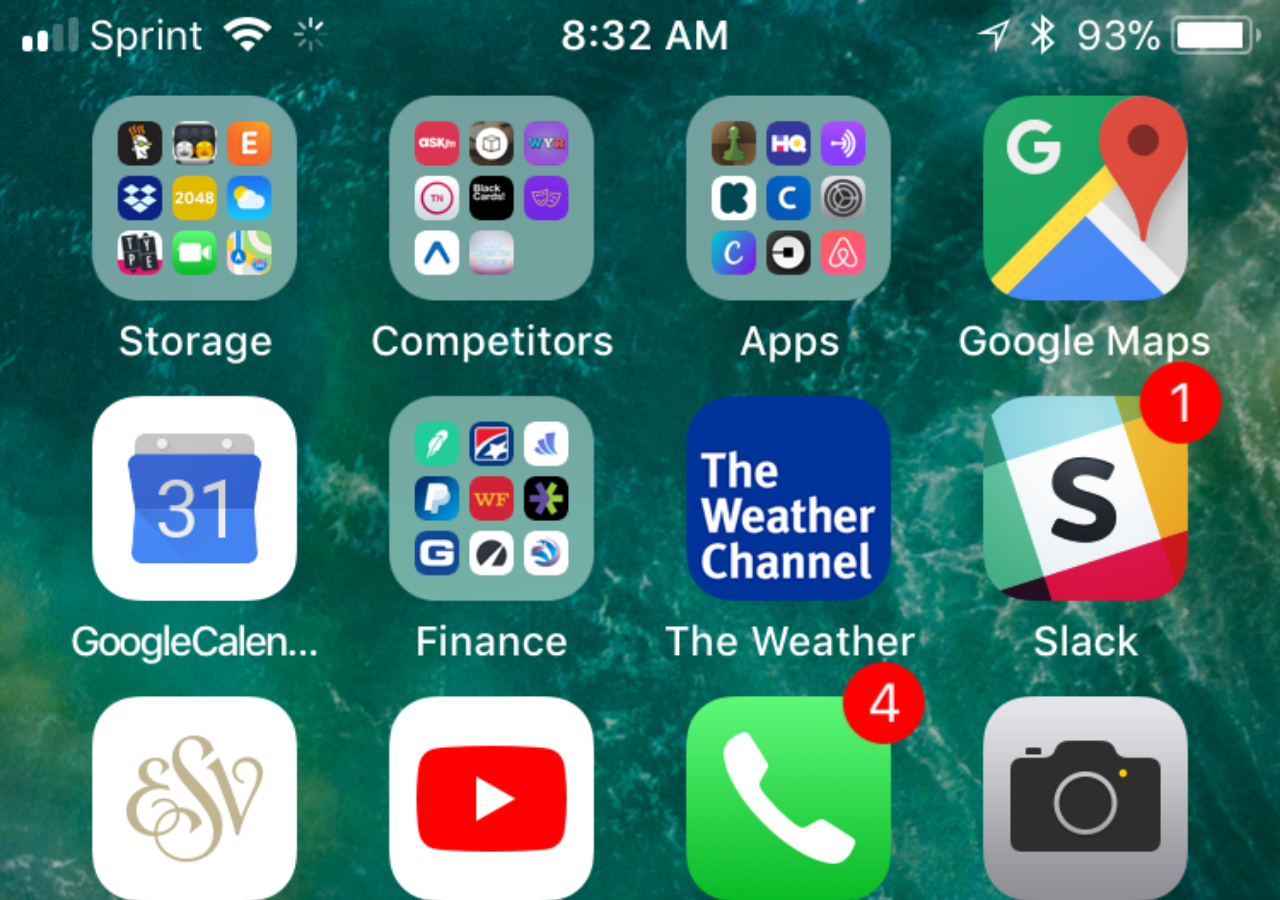
<file: home.html>
<!DOCTYPE html>
<html lang="pt-br">
<head>
    <meta charset="UTF-8">
    <meta name="viewport" content="width=device-width, initial-scale=1.0">
    <title>Home</title>
    <style>
        * {
            margin: 0px;
            padding: 0px;
        }

        body {
            height: 100vh;
            width: 100vw;
            background:  url('imagens/tela-home.png') no-repeat top center;
            background-size: cover;
        }
    </style>
</head>
<body>
    
</body>
</html>
</file>
<file: estilos/style.css>
@charset "UTF-8";

* {
    margin: 0px;
    padding: 0px;
}

html, body {
    width: 100vw;
    height: 100vh;
    background-color: black;
}

body {
    background: red url('../imagens/fundo-madeira2.jpg') no-repeat top center;
    background-size: cover;
}

main {
    position: relative;
    height: 100vh;
}

section#telefone {
    position: absolute;
    top: 50%;
    left: 50%;
    transform: translate(-50%,-50%);

    height: 627px;
    width: 311px;
    background: url('../imagens/frame-iphone.png') no-repeat;
    background-size: cover;
}

iframe#tela {
   position: relative;
   top: 81px;
   left: 22px;
   width: 267px;
   height: 470px;
}

section#redes {
    text-align: right;
}

section#redes img {
    position: relative;
    top: 90px;
    width: 60px;
    margin: 10px;
    border-radius: 50%;
    box-shadow: 2px 2px 5px rgba(0, 0, 0, 0.497);
}

section#redes img:hover {
    border: 1px solid white;
    transform: translate(-3px, -3px);
    box-shadow: 5px 5px 10px rgba(0, 0, 0, 0.796);
    transition: transform 0.2s, border 0.3s;
}
</file>
<file: estilos/social.css>
@charset "UTF-8";

* {
    margin: 0px;
    padding: 0px;
    font-family: Arial, Helvetica, sans-serif;
}

::-webkit-scrollbar {
   width: 0px;
   height: 0px;
}

img {
    width: 100vw;
}

a {
background-color: darkred;
color: white;
display: block;
padding: 20px;
text-align: center;
font-weight: bolder;
text-decoration: none;
}

a:hover {
    background-color: red;
}
</file>
